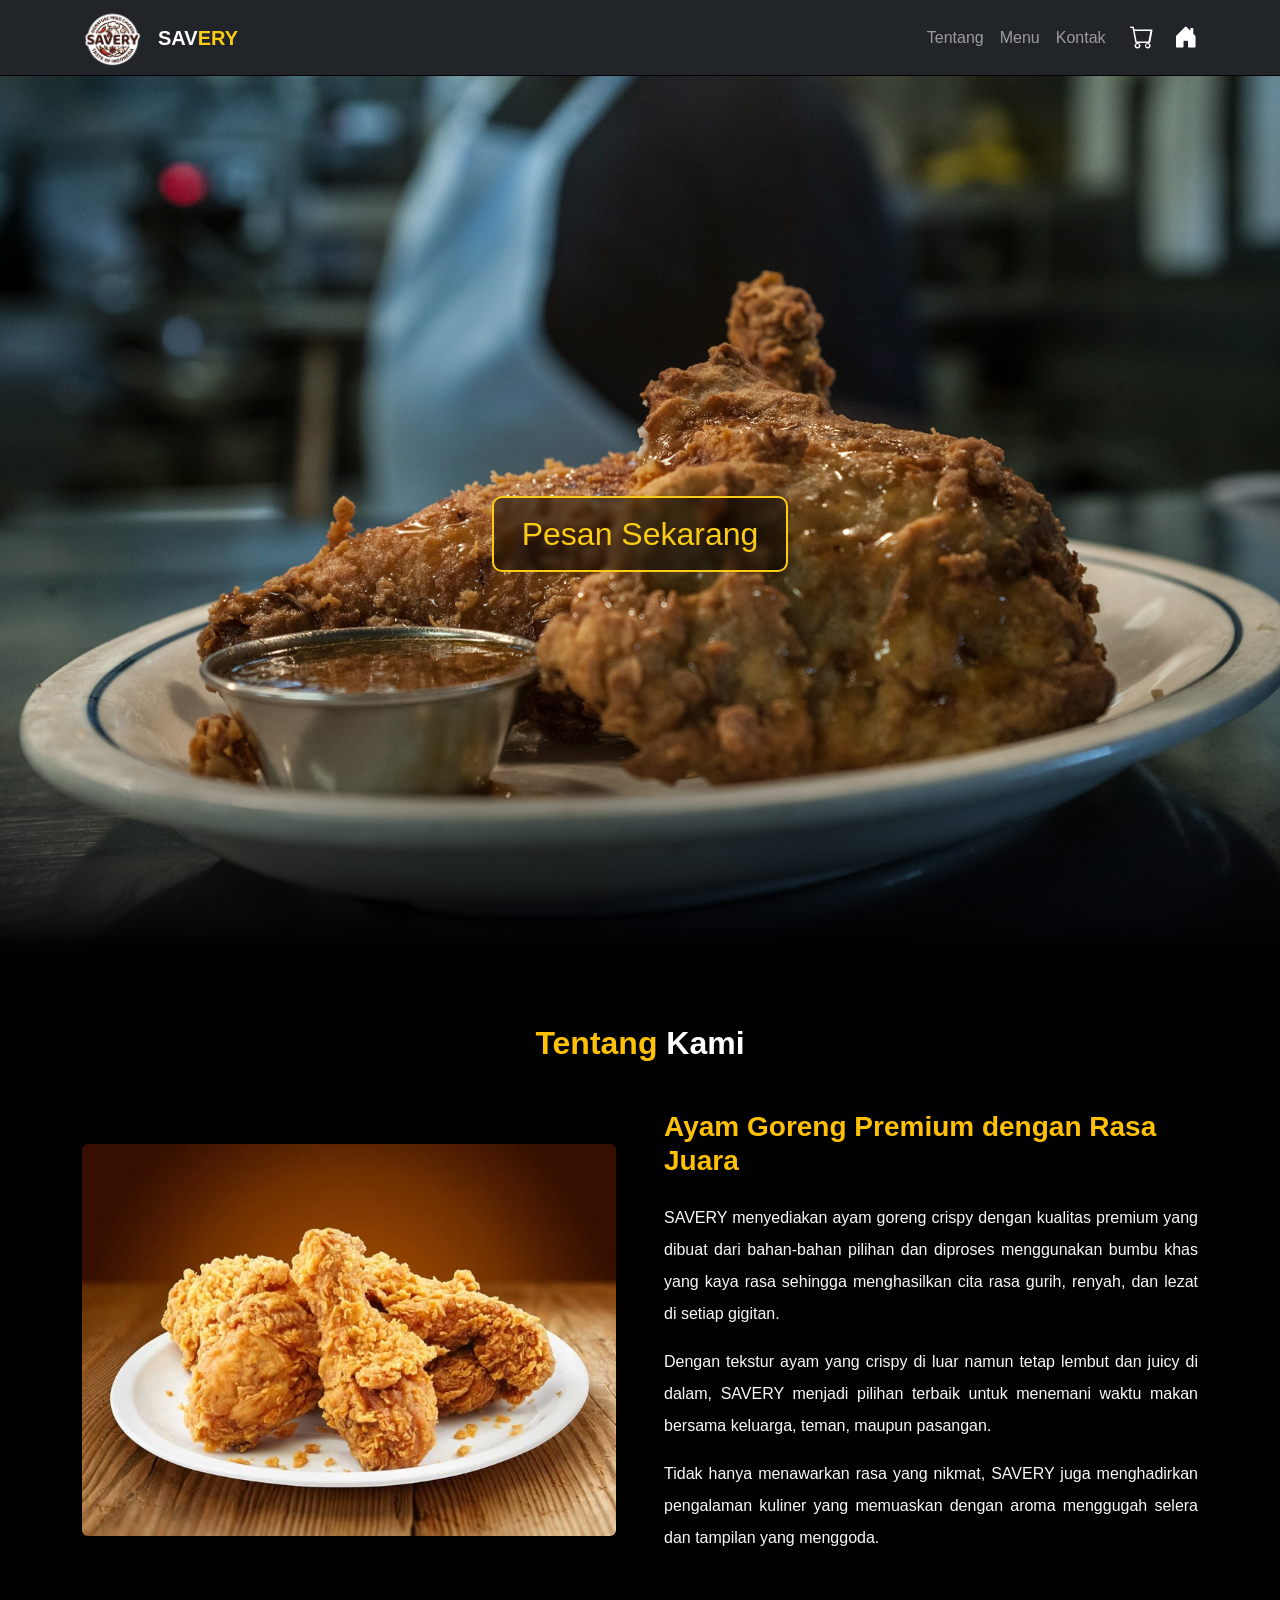
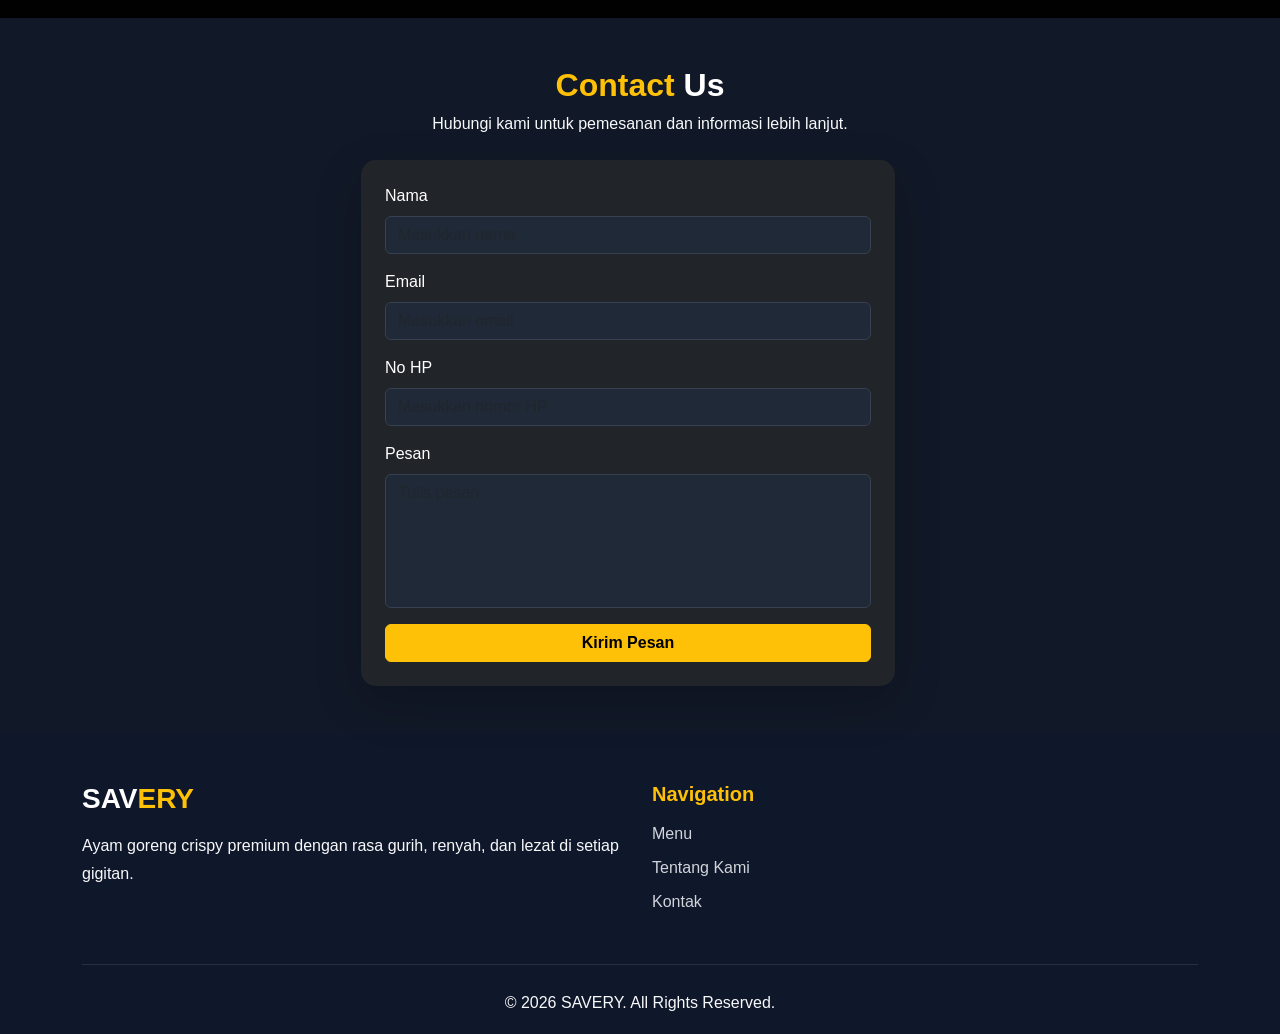
<file: index.html>
<!DOCTYPE html>
<html lang="en">
  <head>
    <meta charset="UTF-8" />
    <meta http-equiv="X-UA-Compatible" content="IE=edge" />
    <meta name="viewport" content="width=device-width, initial-scale=1.0" />
    <title>SAVERY</title>
    <!-- Bootstrap 5 -->
    <link href="https://cdn.jsdelivr.net/npm/bootstrap@5.3.0/dist/css/bootstrap.min.css" rel="stylesheet" />
    <!-- Bootstrap icon -->
    <link rel="stylesheet" href="https://cdn.jsdelivr.net/npm/bootstrap-icons@1.13.1/font/bootstrap-icons.min.css" />
    <!-- CSS Style -->
    <link rel="stylesheet" href="style.css" />
  </head>
  <body>
    <!-- Navbar Start -->
    <nav class="navbar navbar-expand-lg navbar-dark bg-dark fixed-top">
      <div class="container">
        <img src="img/logo_SAVERY.png" width="60px" class="me-3" />

        <a class="navbar-brand fw-bold" href="index.html"> SAV<span>ERY</span> </a>

        <!-- MOBILE RIGHT -->
        <div class="d-flex align-items-center ms-auto d-lg-none">
          <div class="navbar-extra">
            <a href="cart.html" id="cart">
              <i class="bi bi-cart"></i>
            </a>

            <a href="index.html" id="home">
              <i class="bi bi-house-door-fill"></i>
            </a>
          </div>

          <button class="navbar-toggler ms-3" type="button" data-bs-toggle="collapse" data-bs-target="#navbarNav">
            <span class="navbar-toggler-icon"></span>
          </button>
        </div>

        <!-- MENU -->
        <div class="collapse navbar-collapse" id="navbarNav">
          <ul class="navbar-nav ms-auto">
            <li class="nav-item">
              <a class="nav-link" href="#about">Tentang</a>
            </li>

            <li class="nav-item">
              <a class="nav-link" href="menu.html">Menu</a>
            </li>

            <li class="nav-item">
              <a class="nav-link" href="#contact">Kontak</a>
            </li>
          </ul>

          <!-- DESKTOP ICON -->
          <div class="navbar-extra d-none d-lg-block">
            <a href="cart.html" id="cart">
              <i class="bi bi-cart"></i>
            </a>

            <a href="index.html" id="home">
              <i class="bi bi-house-door-fill"></i>
            </a>
          </div>
        </div>
      </div>
    </nav>
    <!-- Navbar End -->

    <!-- Hero Section Start -->
    <section class="hero d-flex align-items-center">
      <div class="content">
        <a href="menu.html" class="btn mt-3"> Pesan Sekarang </a>
      </div>
    </section>
    <!-- Hero Section End -->

    <!-- About Section Start -->
    <section id="about" class="about py-5 text-white">
      <div class="container">
        <!-- Judul -->
        <div class="text-center mb-5">
          <h2 class="fw-bold"><span class="text-warning">Tentang</span> Kami</h2>
        </div>

        <div class="row align-items-center g-5">
          <!-- Gambar -->
          <div class="col-lg-6">
            <img src="img/ayam_US.jpg" alt="Ayam Goreng SAVERY" class="img-fluid rounded shadow-lg" />
          </div>

          <!-- Konten -->
          <div class="col-lg-6">
            <h3 class="fw-bold text-warning mb-4">Ayam Goreng Premium dengan Rasa Juara</h3>
            <p class="text-light lh-lg" style="text-align: justify">
              SAVERY menyediakan ayam goreng crispy dengan kualitas premium yang dibuat dari bahan-bahan pilihan dan diproses menggunakan bumbu khas yang kaya rasa sehingga menghasilkan cita rasa gurih, renyah, dan lezat di setiap gigitan.
            </p>
            <p class="text-light lh-lg" style="text-align: justify">
              Dengan tekstur ayam yang crispy di luar namun tetap lembut dan juicy di dalam, SAVERY menjadi pilihan terbaik untuk menemani waktu makan bersama keluarga, teman, maupun pasangan.
            </p>
            <p class="text-light lh-lg" style="text-align: justify">Tidak hanya menawarkan rasa yang nikmat, SAVERY juga menghadirkan pengalaman kuliner yang memuaskan dengan aroma menggugah selera dan tampilan yang menggoda.</p>
          </div>
        </div>
      </div>
    </section>

    <!-- Contact Section Start -->
    <section id="contact" class="contact py-5">
      <div class="container">
        <!-- Judul -->
        <div class="text-center mb-5">
          <h2 class="fw-bold text-white"><span class="text-warning">Contact</span> Us</h2>
          <p class="text-light">Hubungi kami untuk pemesanan dan informasi lebih lanjut.</p>
        </div>

        <div class="row g-4">
          <!-- Form -->
          <div class="row justify-content-center">
            <div class="col-lg-6">
              <div class="card bg-dark border-0 shadow-lg p-4">
                <form>
                  <div class="mb-3">
                    <label class="form-label text-white">Nama</label>
                    <input type="text" class="form-control" placeholder="Masukkan nama" />
                  </div>

                  <div class="mb-3">
                    <label class="form-label text-white">Email</label>
                    <input type="email" class="form-control" placeholder="Masukkan email" />
                  </div>

                  <div class="mb-3">
                    <label class="form-label text-white">No HP</label>
                    <input type="text" class="form-control" placeholder="Masukkan nomor HP" />
                  </div>

                  <div class="mb-3">
                    <label class="form-label text-white">Pesan</label>
                    <textarea class="form-control" rows="5" placeholder="Tulis pesan"></textarea>
                  </div>

                  <button type="submit" class="btn btn-warning w-100 fw-semibold">Kirim Pesan</button>
                </form>
              </div>
            </div>
          </div>
        </div>
      </div>
    </section>
    <!-- Contact Section End -->

    <!-- Footer Start -->
    <footer class="footer text-white pt-5 pb-3">
      <div class="container">
        <div class="row g-4">
          <!-- Brand -->
          <div class="col-lg-6">
            <h3 class="fw-bold mb-3">SAV<span class="text-warning">ERY</span></h3>

            <p class="text-light">Ayam goreng crispy premium dengan rasa gurih, renyah, dan lezat di setiap gigitan.</p>
          </div>

          <!-- Navigation -->
          <div class="col-lg-6">
            <h5 class="fw-bold mb-3 text-warning">Navigation</h5>

            <ul class="list-unstyled">
              <li>
                <a href="menu.html" class="footer-link">Menu</a>
              </li>

              <li>
                <a href="#about" class="footer-link">Tentang Kami</a>
              </li>

              <li>
                <a href="#contact" class="footer-link">Kontak</a>
              </li>
            </ul>
          </div>
        </div>

        <hr class="border-secondary my-4" />

        <!-- Copyright -->
        <div class="text-center">
          <p class="mb-0 text-light">© 2026 SAVERY. All Rights Reserved.</p>
        </div>
      </div>
    </footer>
    <!-- Footer End -->
    <!-- Bootstrap JS -->
    <script src="https://cdn.jsdelivr.net/npm/bootstrap@5.3.0/dist/js/bootstrap.bundle.min.js"></script>
  </body>
</html>
</file>
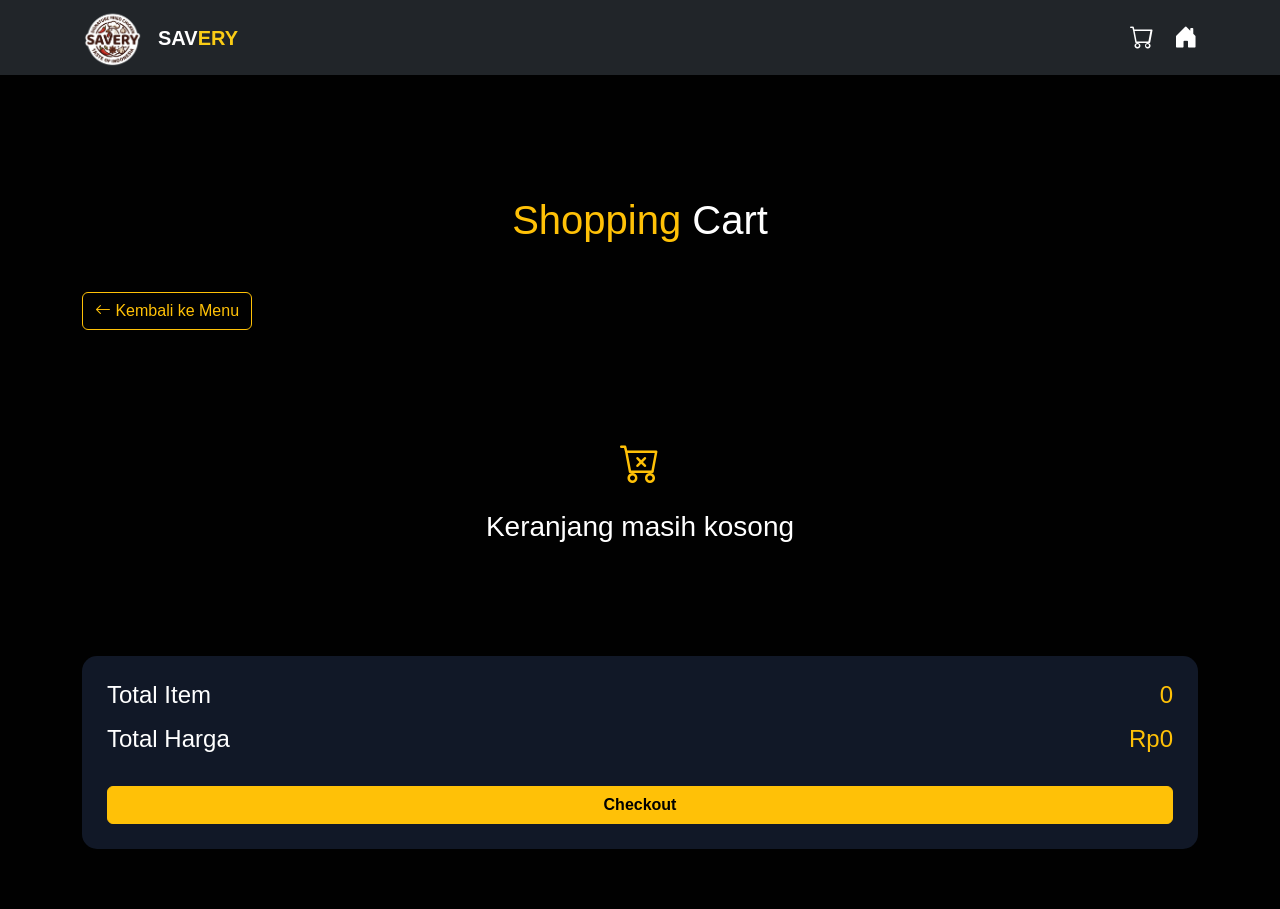
<file: cart.html>
<!DOCTYPE html>
<html lang="en">
  <head>
    <meta charset="UTF-8" />
    <meta http-equiv="X-UA-Compatible" content="IE=edge" />
    <meta name="viewport" content="width=device-width, initial-scale=1.0" />
    <title>Cart - SAVERY</title>
    <!-- Bootstrap -->
    <link href="https://cdn.jsdelivr.net/npm/bootstrap@5.3.0/dist/css/bootstrap.min.css" rel="stylesheet" />
    <!-- Bootstrap Icons -->
    <link rel="stylesheet" href="https://cdn.jsdelivr.net/npm/bootstrap-icons@1.13.1/font/bootstrap-icons.min.css" />
    <!-- CSS -->
    <link rel="stylesheet" href="styleCart.css" />
  </head>

  <body>
    <!-- Navbar Start -->
    <nav class="navbar navbar-expand-lg navbar-dark bg-dark fixed-top">
      <div class="container">
        <img src="img/logo_SAVERY.png" width="60px" class="me-3" />
        <a class="navbar-brand fw-bold me-auto" href="index.html">SAV<span>ERY</span> </a>
        <div class="navbar-extra">
          <a href="cart.html" id="cart"><i class="bi bi-cart"></i></a>
          <a href="index.html" id="home"><i class="bi bi-house-door-fill"></i></a>
        </div>
      </div>
    </nav>
    <!-- Navbar End -->

    <!-- Cart Section -->
    <section class="cart-section">
      <div class="container">
        <h1 class="text-center mb-5"><span class="text-warning">Shopping</span> Cart</h1>

        <div class="mb-4">
          <a href="menu.html" class="btn btn-outline-warning">
            <i class="bi bi-arrow-left"></i>
            Kembali ke Menu
          </a>
        </div>

        <div id="cartContainer"></div>

        <!-- Total -->
        <div class="total-box mt-4">
          <div class="d-flex justify-content-between align-items-center mb-2">
            <h4>Total Item</h4>
            <h4 id="totalItem" class="text-warning">0</h4>
          </div>

          <div class="d-flex justify-content-between align-items-center">
            <h4>Total Harga</h4>
            <h4 id="totalPrice" class="text-warning">Rp0</h4>
          </div>

          <button class="btn btn-warning w-100 mt-4 fw-bold" id="checkoutBtn">Checkout</button>
        </div>
      </div>
    </section>

    <div class="checkout-popup" id="checkout-popup">
      <div class="popup-box">
        <i class="bi bi-cart-check-fill popup-icon"></i>

        <h3>Konfirmasi Checkout</h3>

        <p>Apakah Anda yakin ingin checkout pesanan ini?</p>

        <div class="popup-btn">
          <button class="btn-cancel" id="cancelCheckout">Batal</button>

          <button class="btn-confirm" id="confirmCheckout">Ya, Checkout</button>
        </div>
      </div>
    </div>

    <script>
      const cartContainer = document.getElementById("cartContainer");

      const totalItem = document.getElementById("totalItem");

      const totalPrice = document.getElementById("totalPrice");

      const checkoutBtn = document.getElementById("checkoutBtn");

      // POPUP
      const checkoutPopup = document.getElementById("checkout-popup");

      const cancelCheckout = document.getElementById("cancelCheckout");

      const confirmCheckout = document.getElementById("confirmCheckout");

      let cart = JSON.parse(localStorage.getItem("cart")) || [];

      function renderCart() {
        cartContainer.innerHTML = "";

        if (cart.length === 0) {
          cartContainer.innerHTML = `
            <div class="empty-cart">

              <i class="bi bi-cart-x fs-1 text-warning"></i>

              <h3 class="mt-3">
                Keranjang masih kosong
              </h3>

            </div>
          `;

          totalItem.innerText = 0;

          totalPrice.innerText = "Rp0";

          return;
        }

        let total = 0;

        let totalHarga = 0;

        cart.forEach((item, index) => {
          total += item.qty;

          totalHarga += item.price * item.qty;

          cartContainer.innerHTML += `
            <div class="cart-card">

              <div class="d-flex justify-content-between align-items-center">

                <div class="d-flex align-items-center gap-3">

  <!-- GAMBAR -->
  <img
    src="${item.image}"
    alt="${item.name}"
    class="cart-img"
  >

  <!-- INFO MENU -->
  <div>

    <h4 class="mb-2">
      ${item.name}
    </h4>

                  <p class="mb-1">
                    Quantity :
                    <span class="price">
                      ${item.qty}
                    </span>
                  </p>

                  <p class="mb-0 text-warning fw-bold">
                    Rp${(item.price * item.qty).toLocaleString("id-ID")}
                  </p>

                </div>

                </div>

                <div class="qty-wrapper">

  <button
    class="qty-btn"
    onclick="decreaseQty(${index})"
  >
    <i class="bi bi-dash-lg"></i>
  </button>

  <span class="qty-number">
    ${item.qty}
  </span>

  <button
    class="qty-btn"
    onclick="increaseQty(${index})"
  >
    <i class="bi bi-plus-lg"></i>
  </button>

  <button
  class="delete-btn"
  onclick="removeItem(${index})"
>
  <i class="bi bi-trash-fill"></i>
</button>

</div>

              </div>

            </div>
          `;
        });

        totalItem.innerText = total;

        totalPrice.innerText = "Rp" + totalHarga.toLocaleString("id-ID");
      }

      function increaseQty(index) {
        cart[index].qty++;

        localStorage.setItem("cart", JSON.stringify(cart));

        renderCart();
      }

      function decreaseQty(index) {
        cart[index].qty--;

        if (cart[index].qty <= 0) {
          cart.splice(index, 1);
        }

        localStorage.setItem("cart", JSON.stringify(cart));

        renderCart();
      }

      function removeItem(index) {
        cart.splice(index, 1);

        localStorage.setItem("cart", JSON.stringify(cart));

        renderCart();
      }

      // =========================
      // CHECKOUT BUTTON
      // =========================

      checkoutBtn.addEventListener("click", function () {
        // Jika cart kosong
        if (cart.length === 0) {
          alert("Keranjang masih kosong!");
          return;
        }

        // Munculkan popup
        checkoutPopup.classList.add("active");
      });

      // =========================
      // CANCEL BUTTON
      // =========================

      cancelCheckout.addEventListener("click", function () {
        checkoutPopup.classList.remove("active");
      });

      // =========================
      // CONFIRM BUTTON
      // =========================

      confirmCheckout.addEventListener("click", function () {
        window.location.href = "payment.html";
      });

      renderCart();
    </script>
  </body>
</html>
</file>
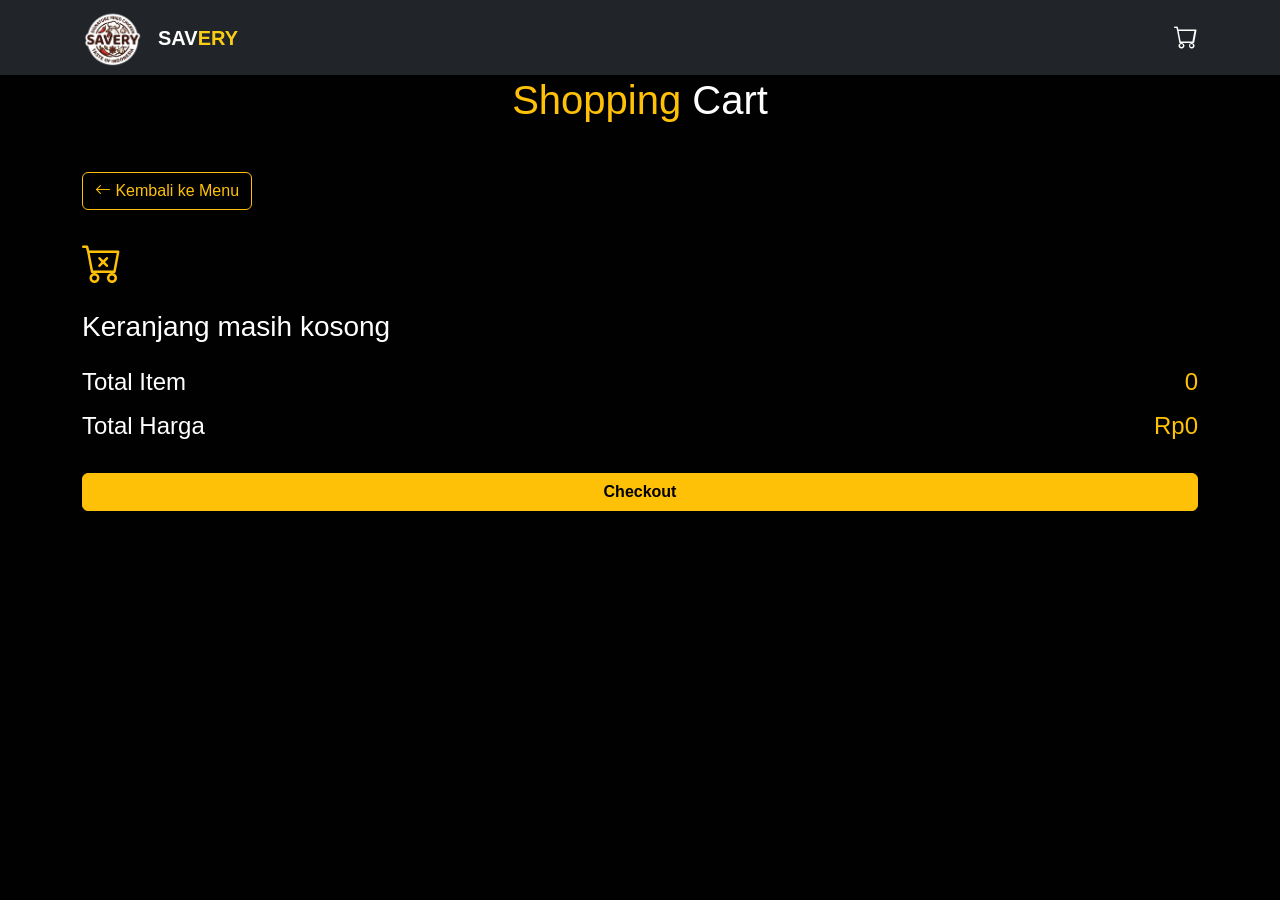
<file: carttttt.html>
<!DOCTYPE html>
<html lang="en">
  <head>
    <meta charset="UTF-8" />
    <meta http-equiv="X-UA-Compatible" content="IE=edge" />
    <meta name="viewport" content="width=device-width, initial-scale=1.0" />
    <title>Cart - SAVERY</title>

    <!-- Bootstrap -->
    <link href="https://cdn.jsdelivr.net/npm/bootstrap@5.3.0/dist/css/bootstrap.min.css" rel="stylesheet" />

    <!-- Bootstrap Icons -->
    <link rel="stylesheet" href="https://cdn.jsdelivr.net/npm/bootstrap-icons@1.13.1/font/bootstrap-icons.min.css" />
    <link rel="stylesheet" href="style.css" />
  </head>

  <body>
    <!-- Navbar Start -->
    <nav class="navbar navbar-expand-lg navbar-dark bg-dark fixed-top">
      <div class="container">
        <img src="img/logo_SAVERY.png" width="60px" class="me-3" />
        <a class="navbar-brand fw-bold" href="#">SAV<span>ERY</span> </a>
        <button class="navbar-toggler" type="button" data-bs-toggle="collapse" data-bs-target="#navbarNav">
          <span class="navbar-toggler-icon"></span>
        </button>
        <div class="collapse navbar-collapse justify-content-end" id="navbarNav">
          <div class="navbar-extra">
            <a href="cart.html" id="cart"><i class="bi bi-cart"></i></a>
          </div>
        </div>
      </div>
    </nav>
    <!-- Navbar End -->

    <!-- Cart Section -->
    <section class="cart-section">
      <div class="container">
        <h1 class="text-center mb-5"><span class="text-warning">Shopping</span> Cart</h1>

        <div class="mb-4">
          <a href="index.html #menu" class="btn btn-outline-warning">
            <i class="bi bi-arrow-left"></i>
            Kembali ke Menu
          </a>
        </div>

        <div id="cartContainer"></div>

        <!-- Total -->
        <div class="total-box mt-4">
          <div class="d-flex justify-content-between align-items-center mb-2">
            <h4>Total Item</h4>
            <h4 id="totalItem" class="text-warning">0</h4>
          </div>

          <div class="d-flex justify-content-between align-items-center">
            <h4>Total Harga</h4>
            <h4 id="totalPrice" class="text-warning">Rp0</h4>
          </div>

          <button class="btn btn-warning w-100 mt-4 fw-bold">Checkout</button>
        </div>
      </div>
    </section>

    <script>
      const cartContainer = document.getElementById("cartContainer");
      const totalItem = document.getElementById("totalItem");
      const totalPrice = document.getElementById("totalPrice");

      let cart = JSON.parse(localStorage.getItem("cart")) || [];

      function renderCart() {
        cartContainer.innerHTML = "";

        if (cart.length === 0) {
          cartContainer.innerHTML = `
    <div class="empty-cart">
      <i class="bi bi-cart-x fs-1 text-warning"></i>
      <h3 class="mt-3">Keranjang masih kosong</h3>
    </div>
  `;

          totalItem.innerText = 0;
          totalPrice.innerText = "Rp0";

          return;
        }

        let total = 0;
        let totalHarga = 0;

        cart.forEach((item, index) => {
          total += item.qty;

          totalHarga += item.price * item.qty;

          cartContainer.innerHTML += `
    <div class="cart-card">
    <div class="d-flex justify-content-between align-items-center">

      <div>
        <h4>${item.name}</h4>

        <p class="mb-1">
          Quantity :
          <span class="price">${item.qty}</span>
        </p>

        <p class="mb-0 text-warning fw-bold">
          Rp${(item.price * item.qty).toLocaleString("id-ID")}
        </p>
      </div>

      <button class="btn-delete" onclick="deleteItem(${index})">
        <i class="bi bi-trash"></i>
      </button>

    </div>
  </div>
`;
        });

        totalItem.innerText = total;

        totalPrice.innerText = "Rp" + totalHarga.toLocaleString("id-ID");
      }

      function deleteItem(index) {
        cart.splice(index, 1);

        localStorage.setItem("cart", JSON.stringify(cart));

        renderCart();
      }

      renderCart();
    </script>
  </body>
</html>
</file>
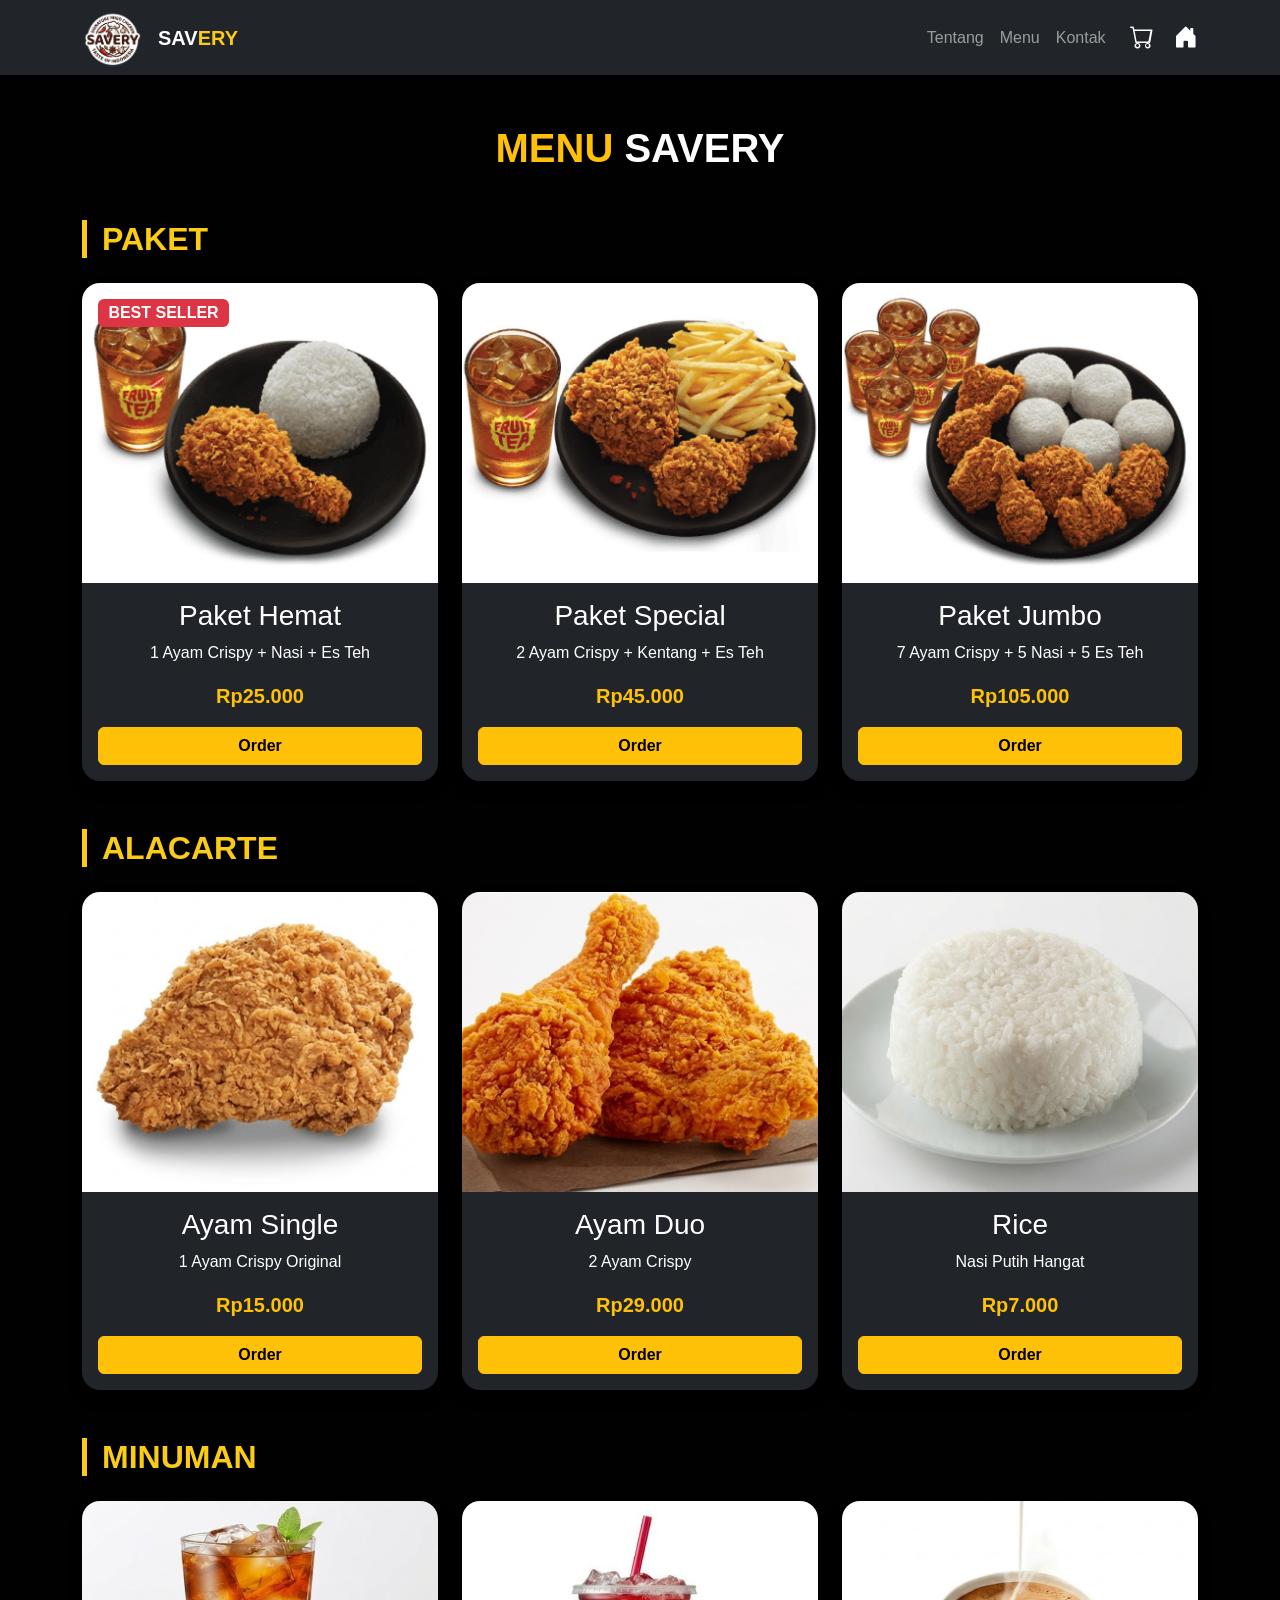
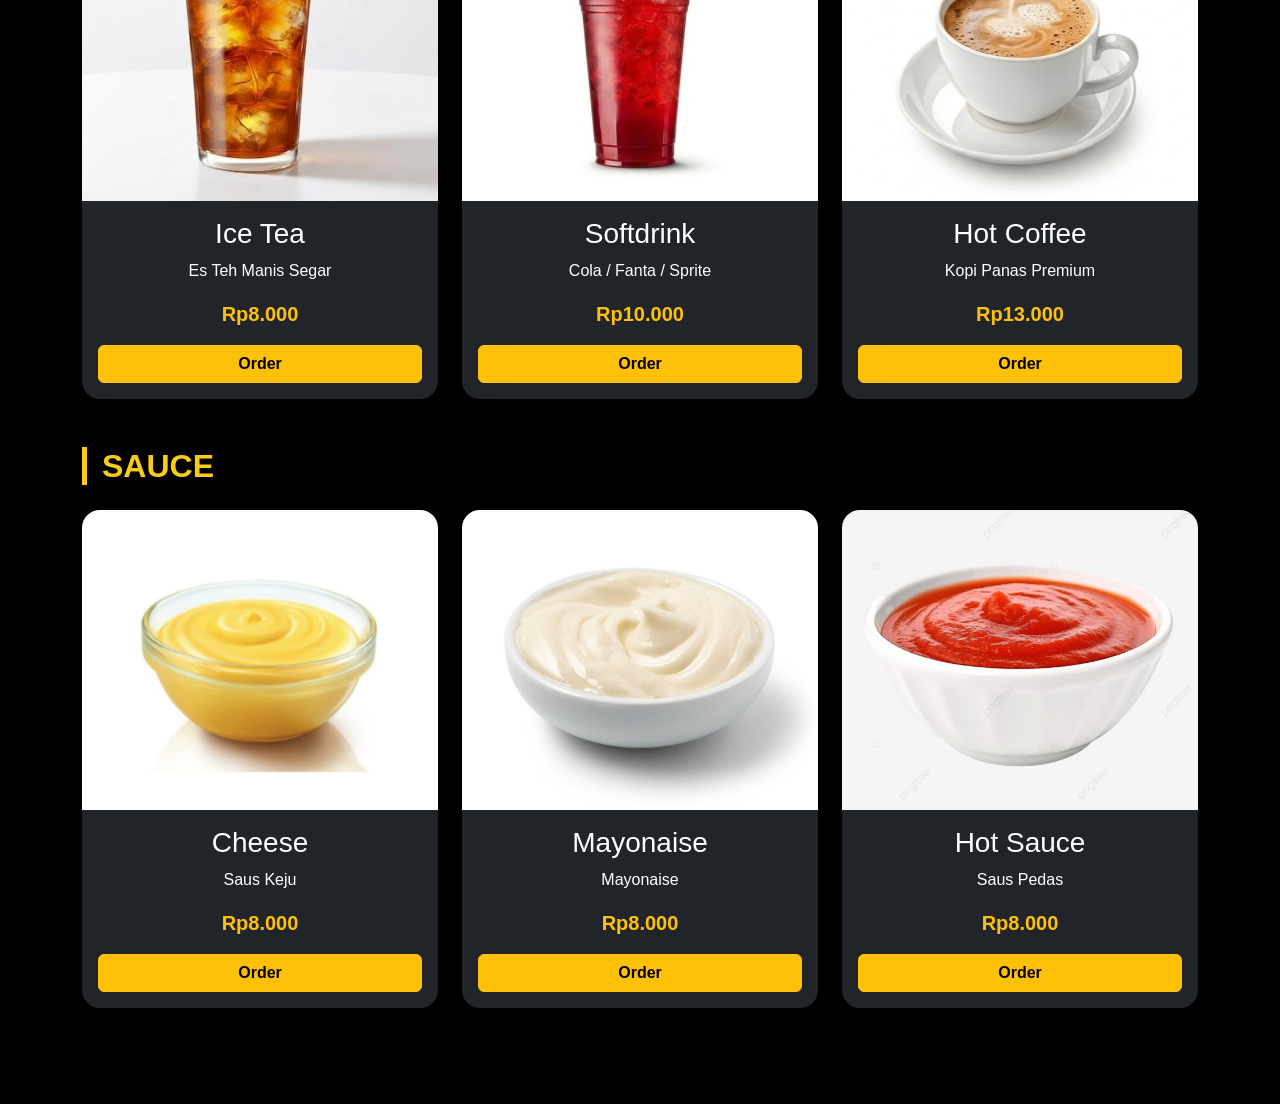
<file: menu.html>
<!DOCTYPE html>
<html lang="en">
  <head>
    <meta charset="UTF-8" />
    <meta http-equiv="X-UA-Compatible" content="IE=edge" />
    <meta name="viewport" content="width=device-width, initial-scale=1.0" />
    <title>Menu SAVERY</title>
    <!-- Bootstrap -->
    <link href="https://cdn.jsdelivr.net/npm/bootstrap@5.3.0/dist/css/bootstrap.min.css" rel="stylesheet" />
    <!-- Bootstrap Icon -->
    <link rel="stylesheet" href="https://cdn.jsdelivr.net/npm/bootstrap-icons@1.13.1/font/bootstrap-icons.min.css" />
    <!-- CSS -->
    <link rel="stylesheet" href="styleMenu.css" />
  </head>
  <body>
    <!-- Navbar Start -->
    <nav class="navbar navbar-expand-lg navbar-dark bg-dark fixed-top">
      <div class="container">
        <img src="img/logo_SAVERY.png" width="60px" class="me-3" />

        <a class="navbar-brand fw-bold" href="index.html"> SAV<span>ERY</span> </a>

        <!-- MOBILE RIGHT -->
        <div class="d-flex align-items-center ms-auto d-lg-none">
          <div class="navbar-extra">
            <a href="cart.html" id="cart">
              <i class="bi bi-cart"></i>
            </a>

            <a href="index.html" id="home">
              <i class="bi bi-house-door-fill"></i>
            </a>
          </div>

          <button class="navbar-toggler ms-3" type="button" data-bs-toggle="collapse" data-bs-target="#navbarNav">
            <span class="navbar-toggler-icon"></span>
          </button>
        </div>

        <!-- MENU -->
        <div class="collapse navbar-collapse" id="navbarNav">
          <ul class="navbar-nav ms-auto">
            <li class="nav-item">
              <a class="nav-link" href="#about">Tentang</a>
            </li>

            <li class="nav-item">
              <a class="nav-link" href="menu.html">Menu</a>
            </li>

            <li class="nav-item">
              <a class="nav-link" href="#contact">Kontak</a>
            </li>
          </ul>

          <!-- DESKTOP ICON -->
          <div class="navbar-extra d-none d-lg-block">
            <a href="cart.html" id="cart">
              <i class="bi bi-cart"></i>
            </a>

            <a href="index.html" id="home">
              <i class="bi bi-house-door-fill"></i>
            </a>
          </div>
        </div>
      </div>
    </nav>
    <!-- Navbar End -->

    <!-- MENU PAGE -->
    <section class="menu-page py-5">
      <div class="container">
        <!-- TITLE -->
        <div class="text-center mb-5">
          <h1 class="fw-bold text-warning">MENU <span class="text-white">SAVERY</span></h1>
        </div>

        <!-- PAKET -->
        <div class="menu-category mb-5">
          <h2 class="category-title">PAKET</h2>

          <div class="row g-4">
            <!-- Paket Hemat -->
            <div class="col-md-4">
              <div class="card bg-dark text-white border-0 shadow position-relative">
                <span class="badge bg-danger position-absolute top-0 start-0 m-3 fs-6"> BEST SELLER </span>

                <img src="img/paket_hemat.jpg" class="card-img-top" alt="Paket Hemat" />

                <div class="card-body text-center d-flex flex-column">
                  <h3 class="card-title">Paket Hemat</h3>

                  <p class="card-text">1 Ayam Crispy + Nasi + Es Teh</p>

                  <div class="fw-bold text-warning fs-5 mb-3">Rp25.000</div>

                  <button class="btn btn-warning mt-auto order-btn">Order</button>
                </div>
              </div>
            </div>

            <!-- Paket Special -->
            <div class="col-md-4">
              <div class="card bg-dark text-white border-0 shadow">
                <img src="img/paket_spesial.jpg" class="card-img-top" alt="Paket Special" />

                <div class="card-body text-center d-flex flex-column">
                  <h3 class="card-title">Paket Special</h3>

                  <p class="card-text">2 Ayam Crispy + Kentang + Es Teh</p>

                  <div class="fw-bold text-warning fs-5 mb-3">Rp45.000</div>

                  <button class="btn btn-warning mt-auto order-btn">Order</button>
                </div>
              </div>
            </div>

            <!-- Paket Jumbo -->
            <div class="col-md-4">
              <div class="card bg-dark text-white border-0 shadow">
                <img src="img/paket_jumbo.jpg" class="card-img-top" alt="Paket Jumbo" />

                <div class="card-body text-center d-flex flex-column">
                  <h3 class="card-title">Paket Jumbo</h3>

                  <p class="card-text">7 Ayam Crispy + 5 Nasi + 5 Es Teh</p>

                  <div class="fw-bold text-warning fs-5 mb-3">Rp105.000</div>

                  <button class="btn btn-warning mt-auto order-btn">Order</button>
                </div>
              </div>
            </div>
          </div>
        </div>

        <!-- ALACARTE -->
        <div class="menu-category mb-5">
          <h2 class="category-title">ALACARTE</h2>

          <div class="row g-4">
            <div class="col-md-4">
              <div class="card bg-dark text-white border-0 shadow">
                <img src="img/ayam_single.jpg" class="card-img-top" />

                <div class="card-body text-center d-flex flex-column">
                  <h3 class="card-title">Ayam Single</h3>

                  <p class="card-text">1 Ayam Crispy Original</p>

                  <div class="fw-bold text-warning fs-5 mb-3">Rp15.000</div>

                  <button class="btn btn-warning mt-auto order-btn">Order</button>
                </div>
              </div>
            </div>

            <div class="col-md-4">
              <div class="card bg-dark text-white border-0 shadow">
                <img src="img/ayam_duo.jpg" class="card-img-top" />

                <div class="card-body text-center d-flex flex-column">
                  <h3 class="card-title">Ayam Duo</h3>

                  <p class="card-text">2 Ayam Crispy</p>

                  <div class="fw-bold text-warning fs-5 mb-3">Rp29.000</div>

                  <button class="btn btn-warning mt-auto order-btn">Order</button>
                </div>
              </div>
            </div>

            <div class="col-md-4">
              <div class="card bg-dark text-white border-0 shadow">
                <img src="img/nasi.jpg" class="card-img-top" />

                <div class="card-body text-center d-flex flex-column">
                  <h3 class="card-title">Rice</h3>

                  <p class="card-text">Nasi Putih Hangat</p>

                  <div class="fw-bold text-warning fs-5 mb-3">Rp7.000</div>

                  <button class="btn btn-warning mt-auto order-btn">Order</button>
                </div>
              </div>
            </div>
          </div>
        </div>

        <!-- MINUMAN -->
        <div class="menu-category mb-5">
          <h2 class="category-title">MINUMAN</h2>

          <div class="row g-4">
            <div class="col-md-4">
              <div class="card bg-dark text-white border-0 shadow">
                <img src="img/ice_tea.jpg" class="card-img-top" />

                <div class="card-body text-center d-flex flex-column">
                  <h3 class="card-title">Ice Tea</h3>

                  <p class="card-text">Es Teh Manis Segar</p>

                  <div class="fw-bold text-warning fs-5 mb-3">Rp8.000</div>

                  <button class="btn btn-warning mt-auto order-btn">Order</button>
                </div>
              </div>
            </div>

            <div class="col-md-4">
              <div class="card bg-dark text-white border-0 shadow">
                <img src="img/softdrink.jpg" class="card-img-top" />

                <div class="card-body text-center d-flex flex-column">
                  <h3 class="card-title">Softdrink</h3>

                  <p class="card-text">Cola / Fanta / Sprite</p>

                  <div class="fw-bold text-warning fs-5 mb-3">Rp10.000</div>

                  <button class="btn btn-warning mt-auto order-btn">Order</button>
                </div>
              </div>
            </div>

            <div class="col-md-4">
              <div class="card bg-dark text-white border-0 shadow">
                <img src="img/hot_coffee.jpg" class="card-img-top" />

                <div class="card-body text-center d-flex flex-column">
                  <h3 class="card-title">Hot Coffee</h3>

                  <p class="card-text">Kopi Panas Premium</p>

                  <div class="fw-bold text-warning fs-5 mb-3">Rp13.000</div>

                  <button class="btn btn-warning mt-auto order-btn">Order</button>
                </div>
              </div>
            </div>
          </div>
        </div>

        <!-- SAUCE -->
        <div class="menu-category mb-5">
          <h2 class="category-title">SAUCE</h2>

          <div class="row g-4">
            <div class="col-md-4">
              <div class="card bg-dark text-white border-0 shadow">
                <img src="img/keju.jpeg" class="card-img-top" />

                <div class="card-body text-center d-flex flex-column">
                  <h3 class="card-title">Cheese</h3>

                  <p class="card-text">Saus Keju</p>

                  <div class="fw-bold text-warning fs-5 mb-3">Rp8.000</div>

                  <button class="btn btn-warning mt-auto order-btn">Order</button>
                </div>
              </div>
            </div>

            <div class="col-md-4">
              <div class="card bg-dark text-white border-0 shadow">
                <img src="img/mayo.jpeg" class="card-img-top" />

                <div class="card-body text-center d-flex flex-column">
                  <h3 class="card-title">Mayonaise</h3>

                  <p class="card-text">Mayonaise</p>

                  <div class="fw-bold text-warning fs-5 mb-3">Rp8.000</div>

                  <button class="btn btn-warning mt-auto order-btn">Order</button>
                </div>
              </div>
            </div>

            <div class="col-md-4">
              <div class="card bg-dark text-white border-0 shadow">
                <img src="img/saus.jpeg" class="card-img-top" />

                <div class="card-body text-center d-flex flex-column">
                  <h3 class="card-title">Hot Sauce</h3>

                  <p class="card-text">Saus Pedas</p>

                  <div class="fw-bold text-warning fs-5 mb-3">Rp8.000</div>

                  <button class="btn btn-warning mt-auto order-btn">Order</button>
                </div>
              </div>
            </div>
          </div>
        </div>
      </div>
    </section>

    <!-- Order Modal Start -->
    <div class="modal fade" id="orderModal" tabindex="-1">
      <div class="modal-dialog modal-dialog-centered">
        <div class="modal-content bg-dark text-white border-0 rounded-4">
          <div class="modal-header border-secondary">
            <h5 class="modal-title">Pesanan</h5>
            <button type="button" class="btn-close btn-close-white" data-bs-dismiss="modal"></button>
          </div>

          <div class="modal-body text-center">
            <h4 id="menuName" class="mb-4 text-warning"></h4>
            <label class="mb-2">Quantity</label>
            <div class="d-flex justify-content-center align-items-center gap-3">
              <button type="button" class="btn btn-warning fw-bold px-3" id="minusBtn">-</button>
              <input type="text" id="quantity" class="form-control text-center bg-secondary text-white border-0" value="1" readonly style="max-width: 80px" />
              <button type="button" class="btn btn-warning fw-bold px-3" id="plusBtn">+</button>
            </div>
          </div>

          <div class="modal-footer border-secondary">
            <button type="button" class="btn btn-warning w-100 fw-bold" id="confirmOrder">Confirm</button>
          </div>
        </div>
      </div>
    </div>
    <!-- Order Modal End -->

    <!-- Bootstrap -->
    <script src="https://cdn.jsdelivr.net/npm/bootstrap@5.3.0/dist/js/bootstrap.bundle.min.js"></script>
    <script>
      const orderButtons = document.querySelectorAll(".order-btn");
      const menuName = document.getElementById("menuName");
      const confirmOrder = document.getElementById("confirmOrder");

      let selectedMenu = "";
      let selectedPrice = 0;
      let selectedImage = "";

      orderButtons.forEach((button) => {
        button.addEventListener("click", function () {
          selectedMenu = this.closest(".card").querySelector(".card-title").innerText;

          const priceText = this.closest(".card").querySelector(".fw-bold").innerText;

          selectedPrice = parseInt(priceText.replace("Rp", "").replace(/\./g, "").trim());
          selectedImage = this.closest(".card").querySelector("img").getAttribute("src");

          menuName.innerText = selectedMenu;

          // Reset quantity ke 1
          document.getElementById("quantity").value = 1;

          // Tampilkan modal
          const modal = new bootstrap.Modal(document.getElementById("orderModal"));

          modal.show();
        });
      });

      // =========================
      // QUANTITY BUTTON
      // =========================
      const quantityInput = document.getElementById("quantity");
      const plusBtn = document.getElementById("plusBtn");
      const minusBtn = document.getElementById("minusBtn");

      // Tombol tambah
      plusBtn.addEventListener("click", () => {
        quantityInput.value = parseInt(quantityInput.value) + 1;
      });

      // Tombol kurang
      minusBtn.addEventListener("click", () => {
        if (parseInt(quantityInput.value) > 1) {
          quantityInput.value = parseInt(quantityInput.value) - 1;
        }
      });

      confirmOrder.addEventListener("click", function () {
        const qty = parseInt(document.getElementById("quantity").value);

        // Ambil data cart lama
        let cart = JSON.parse(localStorage.getItem("cart")) || [];

        // Cek apakah menu sudah ada
        const existingItem = cart.find((item) => item.name === selectedMenu);

        if (existingItem) {
          existingItem.qty += qty;
        } else {
          cart.push({
            name: selectedMenu,
            qty: qty,
            price: selectedPrice,
            image: selectedImage,
          });
        }

        // Simpan kembali
        localStorage.setItem("cart", JSON.stringify(cart));

        // Tutup modal
        bootstrap.Modal.getInstance(document.getElementById("orderModal")).hide();
      });
    </script>
  </body>
</html>
</file>
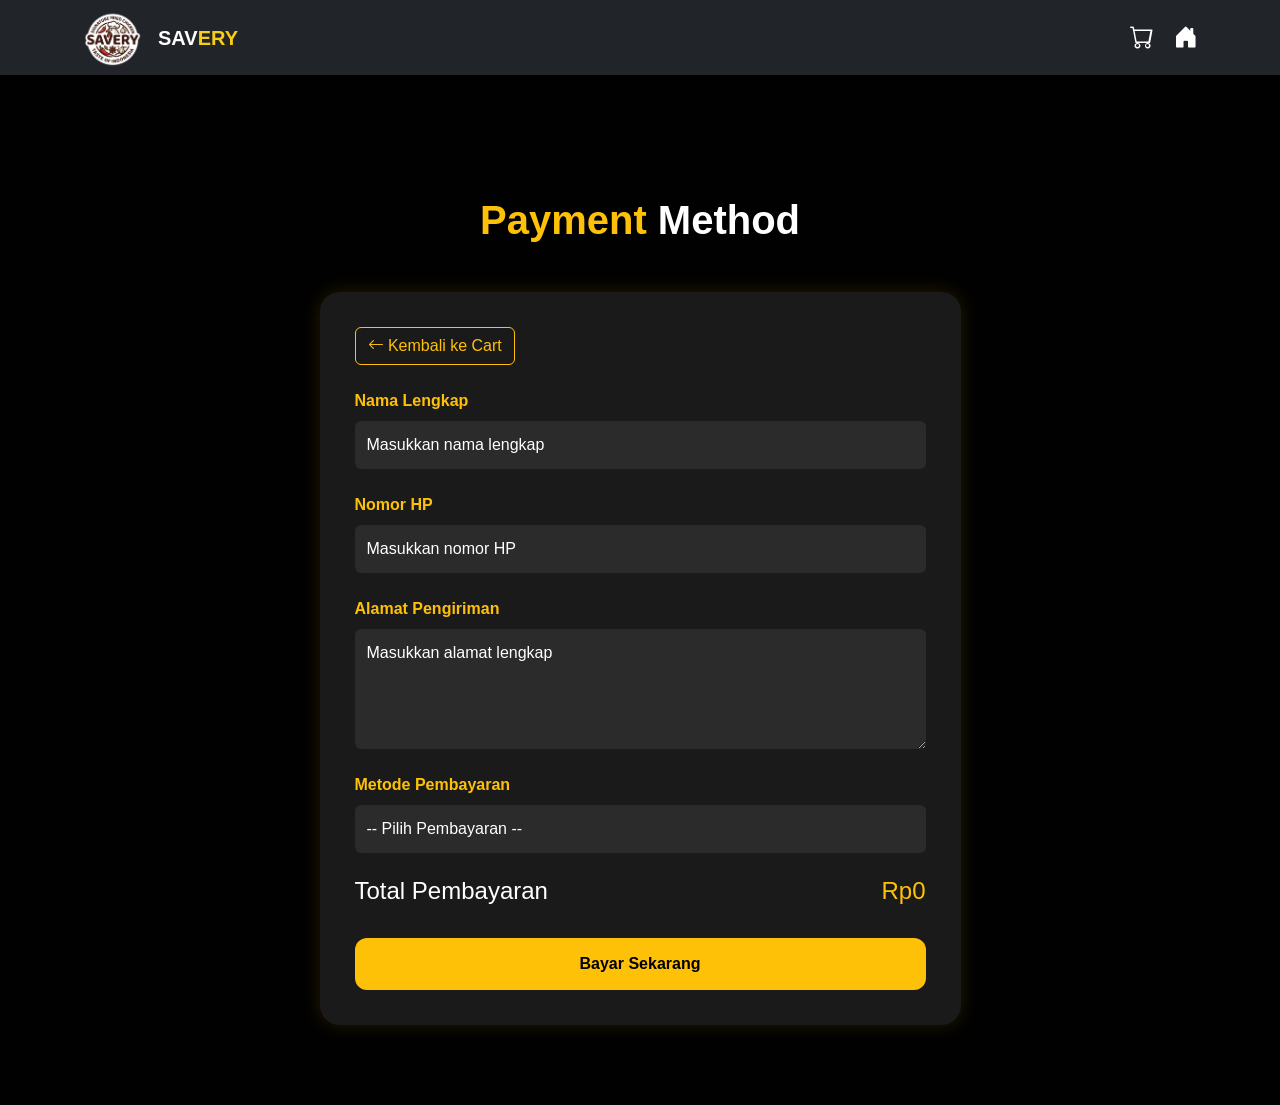
<file: payment.html>
<!DOCTYPE html>
<html lang="en">
  <head>
    <meta charset="UTF-8" />
    <meta http-equiv="X-UA-Compatible" content="IE=edge" />
    <meta name="viewport" content="width=device-width, initial-scale=1.0" />
    <title>Payment - SAVERY</title>
    <!-- Bootstrap -->
    <link href="https://cdn.jsdelivr.net/npm/bootstrap@5.3.0/dist/css/bootstrap.min.css" rel="stylesheet" />
    <!-- Bootstrap Icons -->
    <link rel="stylesheet" href="https://cdn.jsdelivr.net/npm/bootstrap-icons@1.13.1/font/bootstrap-icons.min.css" />
    <!-- CSS -->
    <link rel="stylesheet" href="stylePayment.css" />
  </head>

  <body>
    <!-- Navbar Start -->
    <nav class="navbar navbar-expand-lg navbar-dark bg-dark fixed-top">
      <div class="container">
        <img src="img/logo_SAVERY.png" width="60px" class="me-3" />
        <a class="navbar-brand fw-bold me-auto" href="index.html">SAV<span>ERY</span> </a>
        <div class="navbar-extra">
          <a href="cart.html" id="cart"><i class="bi bi-cart"></i></a>
          <a href="index.html" id="home"><i class="bi bi-house-door-fill"></i></a>
        </div>
      </div>
    </nav>
    <!-- Navbar End -->

    <!-- Payment Section -->
    <section class="payment-section">
      <div class="container">
        <h1 class="text-center mb-5 payment-title"><span>Payment</span> Method</h1>

        <div class="row justify-content-center">
          <div class="col-lg-7">
            <div class="payment-card">
              <!-- Back -->
              <div class="mb-4">
                <a href="cart.html" class="btn btn-outline-warning">
                  <i class="bi bi-arrow-left"></i>
                  Kembali ke Cart
                </a>
              </div>

              <!-- Form -->
              <form id="paymentForm">
                <!-- Nama -->
                <div class="mb-4">
                  <label class="form-label"> Nama Lengkap </label>

                  <input type="text" class="form-control" placeholder="Masukkan nama lengkap" required />
                </div>

                <!-- Nomor HP -->
                <div class="mb-4">
                  <label class="form-label"> Nomor HP </label>

                  <input type="text" class="form-control" placeholder="Masukkan nomor HP" required />
                </div>

                <!-- Alamat -->
                <div class="mb-4">
                  <label class="form-label"> Alamat Pengiriman </label>

                  <textarea class="form-control" rows="4" placeholder="Masukkan alamat lengkap" required></textarea>
                </div>

                <!-- Payment Method -->

                <div class="mb-4">
                  <label class="form-label"> Metode Pembayaran </label>

                  <select class="form-select" id="paymentMethod" required>
                    <option value="">-- Pilih Pembayaran --</option>

                    <option value="Tunai">Tunai / Cash</option>

                    <option value="Bank">Transfer Bank</option>

                    <option value="Ewallet">E-Wallet</option>
                  </select>
                </div>

                <div class="mb-4" id="detailPaymentBox" style="display: none">
                  <label class="form-label"> Pilih Detail Pembayaran </label>

                  <select class="form-select" id="detailPayment">
                    <option value="">-- Pilih Detail --</option>
                  </select>
                </div>

                <!-- Total -->
                <div class="d-flex justify-content-between align-items-center mb-4">
                  <h4>Total Pembayaran</h4>

                  <h4 class="text-warning" id="totalPayment">Rp0</h4>
                </div>

                <!-- Button -->
                <button type="submit" class="btn-payment w-100">Bayar Sekarang</button>
              </form>
            </div>
          </div>
        </div>
      </div>
    </section>

    <script>
      // =========================
      // DETAIL PAYMENT
      // =========================

      const detailPaymentBox = document.getElementById("detailPaymentBox");

      const detailPayment = document.getElementById("detailPayment");

      paymentMethod.addEventListener("change", function () {
        const value = this.value;

        // RESET
        detailPayment.innerHTML = `
            <option value="">
              -- Pilih Detail --
            </option>
          `;

        // =====================
        // TUNAI
        // =====================

        if (value === "Tunai") {
          detailPaymentBox.style.display = "none";
        }

        // =====================
        // BANK
        // =====================
        else if (value === "Bank") {
          detailPaymentBox.style.display = "block";

          detailPayment.innerHTML += `
          <option value="BCA">
            Bank BCA
          </option>

          <option value="Mandiri">
            Bank Mandiri
          </option>

          <option value="BRI">
            Bank BRI
          </option>

          <option value="BNI">
            Bank BNI
          </option>

          <option value="BSI">
            Bank BSI
          </option>
        `;
        }

        // =====================
        // E-WALLET
        // =====================
        else if (value === "Ewallet") {
          detailPaymentBox.style.display = "block";

          detailPayment.innerHTML += `
          <option value="Gopay">
            Gopay
          </option>

          <option value="OVO">
            OVO
          </option>

          <option value="DANA">
            DANA
          </option>
        `;
        }
      });
    </script>

    <!-- Success Popup -->
    <div class="success-popup" id="successPopup">
      <div class="popup-content">
        <i class="bi bi-check-circle-fill"></i>

        <h3>Pembayaran Berhasil!</h3>

        <p class="text-light mt-3">Terima kasih telah memesan di SAVERY</p>

        <!-- E-STRUK -->
        <div class="receipt-box mt-4" id="receiptBox">
          <h5 class="text-warning mb-3">E-STRUK PEMBAYARAN</h5>

          <div id="receiptItems"></div>

          <hr />

          <div class="d-flex justify-content-between">
            <strong>Total</strong>
            <strong id="receiptTotal"></strong>
          </div>
        </div>

        <!-- BUTTON -->
        <button class="btn btn-warning mt-4 fw-bold w-100" id="downloadReceipt">Download E-Struk</button>

        <button class="btn btn-outline-light mt-3 w-100" onclick="backToHome()">Kembali ke Home</button>
      </div>
    </div>

    <script>
      // =========================
      // TOTAL PAYMENT
      // =========================

      let cart = JSON.parse(localStorage.getItem("cart")) || [];

      let total = 0;

      cart.forEach((item) => {
        total += item.price * item.qty;
      });

      document.getElementById("totalPayment").innerText = "Rp" + total.toLocaleString("id-ID");

      // =========================
      // PAYMENT SUBMIT
      // =========================

      const paymentForm = document.getElementById("paymentForm");

      const successPopup = document.getElementById("successPopup");

      paymentForm.addEventListener("submit", function (e) {
        e.preventDefault();

        const receiptItems = document.getElementById("receiptItems");

        const receiptTotal = document.getElementById("receiptTotal");

        receiptItems.innerHTML = "";

        let total = 0;

        cart.forEach((item) => {
          const subtotal = item.price * item.qty;

          total += subtotal;

          receiptItems.innerHTML += `
      <div class="receipt-item">

        <div>
          <strong>${item.name}</strong>
          <br>
          <small>
            Rp${item.price.toLocaleString("id-ID")}
            x ${item.qty}
          </small>
        </div>

        <div>
          Rp${subtotal.toLocaleString("id-ID")}
        </div>

      </div>
    `;
        });

        receiptTotal.innerText = "Rp" + total.toLocaleString("id-ID");

        successPopup.classList.add("active");

        // Hapus cart
        localStorage.removeItem("cart");
      });

      // =========================
      // BACK HOME
      // =========================

      function backToHome() {
        window.location.href = "index.html";
      }

      // =========================
      // DOWNLOAD RECEIPT
      // =========================

      document.getElementById("downloadReceipt").addEventListener("click", function () {
        let receiptText = `
========================
      SAVERY
   E-STRUK PEMBAYARAN
========================

`;

        let total = 0;

        cart.forEach((item) => {
          const subtotal = item.price * item.qty;

          total += subtotal;

          receiptText += `
${item.name}
Rp${item.price.toLocaleString("id-ID")} x ${item.qty}
= Rp${subtotal.toLocaleString("id-ID")}

`;
        });

        receiptText += `
========================
TOTAL:
Rp${total.toLocaleString("id-ID")}
========================

Terima kasih telah
memesan di SAVERY
`;

        const blob = new Blob([receiptText], { type: "text/plain" });

        const link = document.createElement("a");

        link.href = URL.createObjectURL(blob);

        link.download = "E-Struk-SAVERY.txt";

        link.click();
      });
    </script>
  </body>
</html>
</file>
<file: style.css>
:root {
  --primary: #facc15;
  --bg: #010101;
}

* {
  margin: 0;
  padding: 0;
  box-sizing: border-box;
  outline: none;
  border: none;
  text-decoration: none;
}

body {
  font-family: "Poppins", sans-serif;
  background-color: var(--bg);
  color: #fff;
  padding-top: 76px;
}

.navbar-brand span {
  color: var(--primary);
}

#cart, #home {
  color: #fff;
  font-size: 24px;
  margin-left: 16px;
  transition: 0.3s;
  display: inline-flex;
}

.hero {
  min-height: 100vh;
  display: flex;
  justify-content: center;
  align-items: center;
  padding: 2rem 7%;
  background-image: url("img/ayam_hero.jpg");
  background-repeat: no-repeat;
  background-size: cover;
  background-position: center;
  position: relative;
  overflow: hidden;
}

.hero::after {
  content: "";
  display: block;
  position: absolute;
  width: 100%;
  height: 100%;
  top: 0;
  left: 0;
  background: linear-gradient(0deg, rgba(1, 1, 3, 1) 3%, rgba(255, 255, 255, 0) 25%);
}

.hero .btn {
  padding: 12px 28px;
  font-size: 2rem;
  border-radius: 10px;
  transition: 0.3s;
  background: rgba(0, 0, 0, 0.5);
  color: var(--primary);
  border: 2px solid var(--primary);
  backdrop-filter: blur(3px);
}

.hero .btn:hover {
  background: var(--primary);
  color: var(--bg);
}

.hero .content {
  max-width: 840px;
  position: relative;
  z-index: 1;
}

.about {
  padding: 30px;
  text-align: center;
}

.about h2 span {
  color: var(--primary);
}

.about .row {
  text-align: left;
}

.content {
  text-align: justify;
}

.content h3 {
  color: var(--primary);
}

.menu h2 {
  color: var(--primary);
  text-align: center;
}

#about,
#menu,
#contact {
  scroll-margin-top: 65px;
}

.card-img-top {
  width: 100%;
  height: 310px;
  object-fit: cover;
}

.card {
  border-radius: 15px;
  overflow: hidden;
  transition: 0.3s;
}

.card:hover {
  transform: translateY(-8px);
}

#menuCarousel {
  position: relative;
}

.carousel-control-prev {
  left: -70px;
}

.carousel-control-next {
  right: -70px;
}

.carousel-control-prev,
.carousel-control-next {
  width: 60px;
}

.carousel-control-prev-icon,
.carousel-control-next-icon {
  background-color: rgba(0, 0, 0, 0.7);
  border-radius: 50%;
  padding: 25px;
  background-size: 60% 60%;
  transition: 0.3s;
}

.carousel-control-prev-icon:hover,
.carousel-control-next-icon:hover {
  background-color: #ffc107;
  transform: scale(1.1);
}

.contact {
  background-color: #111827;
}

.contact .card {
  border-radius: 15px;
  overflow: hidden;
}

.contact .form-control {
  background-color: #1f2937;
  border: 1px solid #374151;
  color: white;
}

.contact .form-control:focus {
  background-color: #1f2937;
  color: white;
  border-color: #f59e0b;
  box-shadow: none;
}

.contact textarea {
  resize: none;
}

.footer {
  background-color: #0f172a;
}

.footer p {
  line-height: 1.8;
}

.footer-link {
  color: #d1d5db;
  text-decoration: none;
  display: inline-block;
  margin-bottom: 10px;
  transition: 0.3s;
}

.footer-link:hover {
  color: var(--primary);
  transform: translateX(5px);
}
</file>
<file: styleCart.css>
:root {
  --primary: #facc15;
  --bg: #010101;
}

* {
  margin: 0;
  padding: 0;
  box-sizing: border-box;
  outline: none;
  border: none;
  text-decoration: none;
}

body {
  font-family: "Poppins", sans-serif;
  background-color: var(--bg);
  color: #fff;
  padding-top: 76px;
}

.navbar-brand span {
  color: var(--primary);
}

#cart, #home {
  color: #fff;
  font-size: 24px;
  margin-left: 16px;
  transition: 0.3s;
}

.cart-section {
  padding-top: 120px;
  padding-bottom: 60px;
}

.cart-card {
  background: #1a1a1a;
  border-radius: 15px;
  padding: 20px;
  margin-bottom: 20px;
}

.cart-img {
  width: 200px;
  height: 200px;
  border-radius: 15px;
}

.cart-card h4 {
  color: white;
  font-size: 20px;
  margin-bottom: 8px;
}

.price {
  color: #ffc107;
  font-weight: bold;
}

.total-box {
  background: #111827;
  border-radius: 15px;
  padding: 25px;
}

.empty-cart {
  text-align: center;
  padding: 80px 20px;
}

.delete-btn {
  width: 45px;
  height: 45px;
  border: none;
  border-radius: 12px;
  background: #dc3545;
  color: white;
}

/* Pop-Up */
.checkout-popup {
  position: fixed;
  top: 0;
  left: 0;

  width: 100%;
  height: 100vh;

  background: rgba(0, 0, 0, 0.7);

  display: flex;
  justify-content: center;
  align-items: center;

  opacity: 0;
  visibility: hidden;

  transition: 0.3s;

  z-index: 9999;
}

.checkout-popup.active {
  opacity: 1;
  visibility: visible;
}

.popup-box {
  background: #1f1f1f;
  width: 350px;

  padding: 30px;

  border-radius: 20px;

  text-align: center;

  transform: scale(0.8);
  transition: 0.3s;
}

.checkout-popup.active .popup-box {
  transform: scale(1);
}

.popup-icon {
  font-size: 60px;
  color: #ffc107;

  margin-bottom: 15px;
}

.popup-box h3 {
  margin-bottom: 10px;
  font-weight: bold;
}

.popup-box p {
  color: #ccc;
}

.popup-btn {
  display: flex;
  gap: 10px;

  margin-top: 25px;
}

.btn-cancel,
.btn-confirm {
  flex: 1;

  border: none;
  padding: 12px;

  border-radius: 10px;

  font-weight: bold;

  transition: 0.3s;
}

.btn-cancel {
  background: #444;
  color: white;
}

.btn-cancel:hover {
  background: #666;
}

.btn-confirm {
  background: #ffc107;
  color: black;
}

.btn-confirm:hover {
  transform: scale(1.03);
}

.qty-wrapper {
  display: flex;
  align-items: center;
  gap: 12px;
  margin-top: 12px;
}

.qty-btn {
  width: 38px;
  height: 38px;
  border: none;
  border-radius: 10px;
  background: #ffc107;
  color: black;
  font-weight: bold;
  transition: 0.3s;
}

.qty-btn:hover {
  transform: scale(1.05);
}

.qty-number {
  font-size: 18px;
  font-weight: bold;
  min-width: 20px;
  text-align: center;
}

.btn-delete {
  width: 45px;
  height: 45px;
  border: none;
  border-radius: 12px;
  background: crimson;
  color: white;
  transition: 0.3s;
}

.btn-delete:hover {
  transform: scale(1.05);
}
</file>
<file: styleMenu.css>
:root {
  --primary: #facc15;
  --bg: #010101;
}

* {
  margin: 0;
  padding: 0;
  box-sizing: border-box;
  outline: none;
  border: none;
  text-decoration: none;
}

#cart, #home {
  color: #fff;
  font-size: 24px;
  margin-left: 16px;
  transition: 0.3s;
  display: inline-flex;
}

body {
  font-family: "Poppins", sans-serif;
  background-color: var(--bg);
  color: #fff;
  padding-top: 76px;
}

.navbar-brand span {
  color: var(--primary);
}

.menu-page {
  background-color: #010101;
  min-height: 100vh;
  padding-top: 120px;
}

.category-title {
  color: #facc15;
  font-weight: bold;
  margin-bottom: 25px;
  border-left: 5px solid #facc15;
  padding-left: 15px;
}

.menu-page .card {
  border-radius: 18px;
  overflow: hidden;
  transition: 0.3s;
}

.menu-page .card:hover {
  transform: translateY(-10px);
}

.menu-page .card-img-top {
  height: 300px;
  object-fit: cover;
}

.menu-page .btn-warning {
  font-weight: 600;
}
</file>
<file: stylePayment.css>
:root {
  --primary: #facc15;
  --bg: #010101;
}

* {
  margin: 0;
  padding: 0;
  box-sizing: border-box;
  outline: none;
  border: none;
  text-decoration: none;
}

body {
  font-family: "Poppins", sans-serif;
  background-color: var(--bg);
  color: #fff;
  padding-top: 76px;
}

#cart,
#home {
  color: #fff;
  font-size: 24px;
  margin-left: 16px;
  transition: 0.3s;
}

.navbar-brand span {
  color: var(--primary);
}

.payment-section {
  padding-top: 120px;
  padding-bottom: 80px;
}

.payment-card {
  background: #1a1a1a;
  border-radius: 20px;
  padding: 35px;
  box-shadow: 0 0 20px rgba(255, 193, 7, 0.15);
}

.payment-title {
  font-weight: bold;
}

.payment-title span {
  color: #ffc107;
}

.form-label {
  color: #ffc107;
  font-weight: 600;
}

.form-control,
.form-select {
  background: #2b2b2b;
  border: none;
  color: white;
  padding: 12px;
}

.form-control:focus,
.form-select:focus {
  background: #2b2b2b;
  color: white;
  box-shadow: 0 0 0 0.2rem rgba(255, 193, 7, 0.25);
}

.form-control::placeholder,
textarea::placeholder {
  color: white;
}

.payment-info {
  background: #2b2b2b;
  border-radius: 15px;
  padding: 20px;
}

.payment-info h5 {
  color: #ffc107;
}

.btn-payment {
  background: #ffc107;
  color: black;
  font-weight: bold;
  border: none;
  padding: 14px;
  border-radius: 12px;
  transition: 0.3s;
}

.btn-payment:hover {
  background: #ffca2c;
}

.success-popup {
  position: fixed;
  inset: 0;
  background: rgba(0, 0, 0, 0.7);
  display: flex;
  justify-content: center;
  align-items: center;
  opacity: 0;
  visibility: hidden;
  transition: 0.3s;
  z-index: 9999;
}

.success-popup.active {
  opacity: 1;
  visibility: visible;
}

.popup-content {
  background: #1a1a1a;
  padding: 40px;
  border-radius: 20px;
  text-align: center;
  width: 90%;
  max-width: 400px;
  position: relative;
  z-index: 10000;
}

.popup-content i {
  font-size: 70px;
  color: #ffc107;
}

.popup-content h3 {
  margin-top: 20px;
}

.receipt-box {
  background: #2b2b2b;
  border-radius: 15px;
  padding: 20px;
  text-align: left;
}

.receipt-item {
  display: flex;
  justify-content: space-between;
  margin-bottom: 12px;
  font-size: 15px;
}

.receipt-item small {
  color: #ccc;
}

#downloadReceipt {
  border-radius: 12px;
}
</file>
